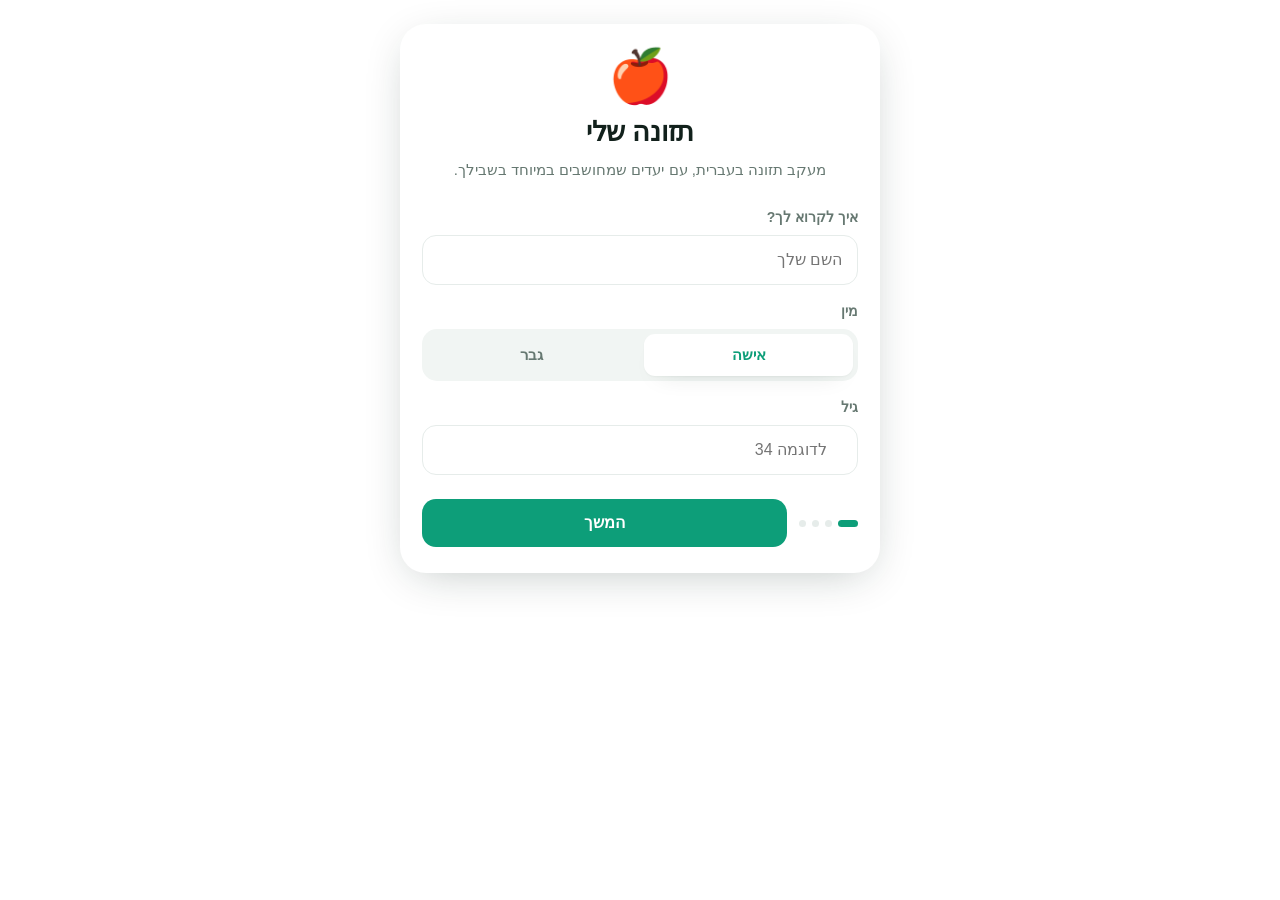
<file: index.html>
<!DOCTYPE html>
<html lang="he" dir="rtl">
<head>
<meta charset="utf-8">
<meta name="viewport" content="width=device-width, initial-scale=1, viewport-fit=cover, maximum-scale=5">
<title>תזונה שלי · מעקב תזונה חכם</title>
<meta name="description" content="אפליקציית מעקב תזונה בעברית — יומן אכילה, יעדים אישיים, תזכורות, טיפים והמלצות בריאות.">
<meta name="theme-color" content="#0fa47f" media="(prefers-color-scheme: light)">
<meta name="theme-color" content="#0f1614" media="(prefers-color-scheme: dark)">
<meta name="apple-mobile-web-app-capable" content="yes">
<meta name="mobile-web-app-capable" content="yes">
<meta name="apple-mobile-web-app-status-bar-style" content="default">
<meta name="apple-mobile-web-app-title" content="תזונה שלי">
<link rel="manifest" href="manifest.webmanifest">
<link rel="apple-touch-icon" href="icons/icon-180.png">
<link rel="icon" href="icons/icon-192.png">
<link rel="stylesheet" href="styles.css">
</head>
<body>

<!-- ══════════ מסך פתיחה / הקמת פרופיל ══════════ -->
<div id="onboard" class="onboard" hidden>
  <div class="ob-card">
    <div class="ob-head">
      <div class="ob-logo">🍎</div>
      <h1>תזונה שלי</h1>
      <p class="ob-sub">מעקב תזונה בעברית, עם יעדים שמחושבים במיוחד בשבילך.</p>
    </div>

    <div class="ob-step" data-step="1">
      <label class="fld"><span>איך לקרוא לך?</span>
        <input id="ob-name" type="text" dir="auto" placeholder="השם שלך" autocomplete="given-name"></label>
      <label class="fld"><span>מין</span>
        <div class="seg" id="ob-sex">
          <button type="button" data-v="f" class="on">אישה</button>
          <button type="button" data-v="m">גבר</button>
        </div></label>
      <label class="fld"><span>גיל</span>
        <input id="ob-age" type="number" inputmode="numeric" min="14" max="110" placeholder="לדוגמה 34"></label>
    </div>

    <div class="ob-step" data-step="2" hidden>
      <label class="fld"><span>גובה (ס"מ)</span>
        <input id="ob-height" type="number" inputmode="decimal" min="120" max="220" placeholder="לדוגמה 165"></label>
      <label class="fld"><span>משקל נוכחי (ק"ג)</span>
        <input id="ob-weight" type="number" inputmode="decimal" min="30" max="250" step="0.1" placeholder="לדוגמה 68"></label>
      <label class="fld"><span>רמת פעילות גופנית</span>
        <select id="ob-activity">
          <option value="1.2">יושבנית — כמעט ללא פעילות</option>
          <option value="1.375" selected>קלה — 1-3 אימונים בשבוע</option>
          <option value="1.55">בינונית — 3-5 אימונים בשבוע</option>
          <option value="1.725">גבוהה — 6-7 אימונים בשבוע</option>
          <option value="1.9">מאוד גבוהה — עבודה פיזית או ספורט יומי</option>
        </select></label>
    </div>

    <div class="ob-step" data-step="3" hidden>
      <label class="fld"><span>מה המטרה שלך?</span>
        <div class="seg vert" id="ob-goal">
          <button type="button" data-v="lose" class="on">ירידה במשקל</button>
          <button type="button" data-v="keep">שמירה על המשקל</button>
          <button type="button" data-v="gain">עלייה במשקל / מסה</button>
        </div></label>
      <label class="fld" id="ob-rate-wrap"><span>קצב מבוקש</span>
        <select id="ob-rate">
          <option value="0.25">עדין — 0.25 ק"ג בשבוע</option>
          <option value="0.5" selected>מומלץ — 0.5 ק"ג בשבוע</option>
          <option value="0.75">מהיר — 0.75 ק"ג בשבוע</option>
        </select></label>
      <label class="fld"><span>סגנון תזונה</span>
        <select id="ob-diet">
          <option value="all">הכול</option>
          <option value="veg">צמחוני</option>
          <option value="vegan">טבעוני</option>
          <option value="gf">ללא גלוטן</option>
        </select></label>
    </div>

    <div class="ob-step" data-step="4" hidden>
      <p class="fld-note">סימון של מצבים רלוונטיים יעזור לנו להתאים לך המלצות בדיקות וטיפים. הכול נשאר במכשיר שלך.</p>
      <div class="chips" id="ob-flags">
        <button type="button" data-v="pregnancy">בהריון / מתכננת</button>
        <button type="button" data-v="breastfeeding">מניקה</button>
        <button type="button" data-v="family_diabetes">סוכרת במשפחה</button>
        <button type="button" data-v="hypertension">לחץ דם גבוה</button>
        <button type="button" data-v="anemia">אנמיה / חוסר ברזל</button>
        <button type="button" data-v="thyroid">בלוטת התריס</button>
      </div>
      <div id="ob-preview" class="ob-preview"></div>
    </div>

    <div class="ob-nav">
      <button type="button" id="ob-back" class="btn ghost" hidden>חזרה</button>
      <div class="ob-dots"><i class="on"></i><i></i><i></i><i></i></div>
      <button type="button" id="ob-next" class="btn primary">המשך</button>
    </div>
  </div>
</div>

<!-- ══════════ האפליקציה ══════════ -->
<div id="app" hidden>
  <header class="topbar">
    <div class="tb-right">
      <div class="tb-title" id="tb-title">היום</div>
      <div class="tb-sub" id="tb-sub"></div>
    </div>
    <button class="tb-btn" id="btn-level" aria-label="הנקודות שלי"><span id="tb-level">1</span></button>
  </header>

  <main id="view" class="view"></main>

  <nav class="tabs" role="tablist">
    <button class="tab on" data-tab="today" role="tab"><span>🏠</span>היום</button>
    <button class="tab" data-tab="add" role="tab"><span>➕</span>הוספה</button>
    <button class="tab" data-tab="activity" role="tab"><span>🏃‍♀️</span>תנועה</button>
    <button class="tab" data-tab="menus" role="tab"><span>🍽️</span>תפריטים</button>
    <button class="tab" data-tab="me" role="tab"><span>👤</span>אני</button>
  </nav>
</div>

<!-- חלונית תחתונה כללית -->
<div id="sheet" class="sheet" hidden>
  <div class="sheet-back" data-close></div>
  <div class="sheet-card" role="dialog" aria-modal="true">
    <button class="sheet-grab" data-close aria-label="סגירה"></button>
    <div id="sheet-body"></div>
  </div>
</div>

<div id="toast" class="toast" hidden></div>
<div id="cheer" class="cheer" hidden></div>

<script src="data/foods-1.js"></script>
<script src="data/foods-2.js"></script>
<script src="data/foods-3.js"></script>
<script src="data/knowledge.js"></script>
<script src="data/art.js"></script>
<script src="activity.js"></script>
<script src="builder.js"></script>
<script src="app.js"></script>
</body>
</html>
</file>
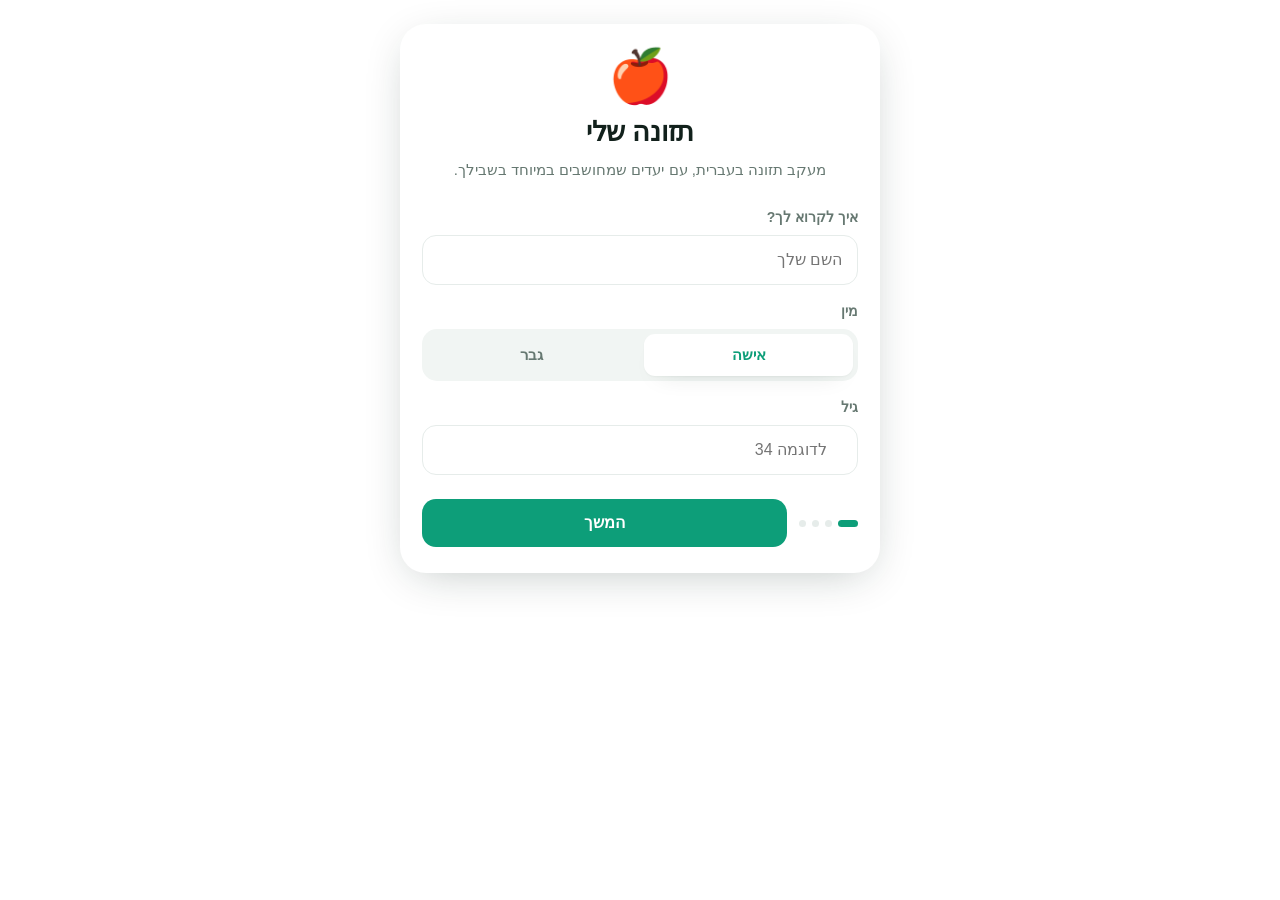
<file: nutrition/index.html>
<!DOCTYPE html>
<html lang="he" dir="rtl">
<head>
<meta charset="utf-8">
<title>תזונה שלי — עברנו לכתובת חדשה</title>
<meta http-equiv="refresh" content="0; url=../">
<link rel="canonical" href="../">
</head>
<body style="font-family:system-ui,sans-serif;text-align:center;padding:40px">
<p>האפליקציה עברה לכתובת קצרה יותר.</p>
<p><a href="../">מעבר לאפליקציה</a></p>
<script>location.replace('../');</script>
</body>
</html>
</file>
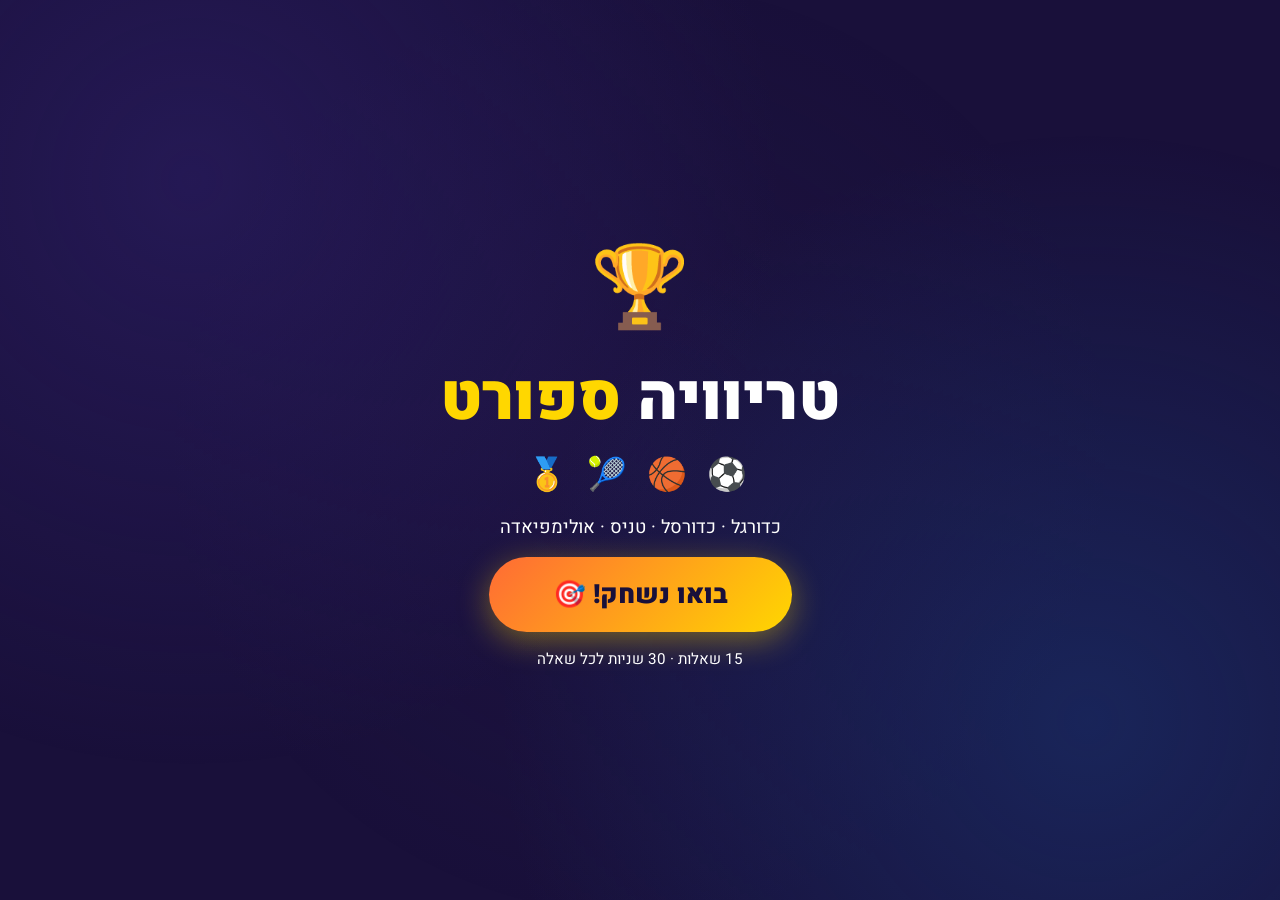
<file: trivia/index.html>
<!DOCTYPE html>
<html lang="he" dir="rtl">
<head>
<meta charset="UTF-8">
<meta name="viewport" content="width=device-width, initial-scale=1.0">
<title>טריוויה ספורט 🏆</title>
<link href="https://fonts.googleapis.com/css2?family=Heebo:wght@400;700;900&display=swap" rel="stylesheet">
<style>
  :root {
    --red: #e21b3c; --blue: #1368ce; --yellow: #d89e00; --green: #26890c;
    --bg: #19103a; --card: #2a1f5a; --text: #ffffff; --timer-color: #46d3a0;
  }
  * { margin:0; padding:0; box-sizing:border-box; }
  body {
    font-family: 'Heebo', sans-serif;
    background: var(--bg); color: var(--text);
    min-height: 100vh; display: flex; flex-direction: column;
    align-items: center; justify-content: center;
    overflow-x: hidden; position: relative;
  }
  body::before {
    content:''; position:fixed; inset:0;
    background-image:
      radial-gradient(circle at 15% 20%, #3d2b8a55 0%, transparent 45%),
      radial-gradient(circle at 85% 80%, #1a4f9955 0%, transparent 45%),
      radial-gradient(circle at 50% 50%, #2a1f5a33 0%, transparent 60%);
    pointer-events:none; z-index:0;
  }
  .container {
    position:relative; z-index:1; width:100%; max-width:920px;
    padding:20px; display:flex; flex-direction:column; align-items:center; gap:16px;
  }
  .screen { display:none; width:100%; }
  .screen.active { display:flex; flex-direction:column; align-items:center; gap:16px; }
  .trophy-anim { font-size:5rem; animation:float 2.5s ease-in-out infinite; }
  .logo { font-size:clamp(2.4rem,6vw,4rem); font-weight:900; text-align:center; animation:popIn .7s cubic-bezier(.34,1.56,.64,1) both; line-height:1.1; }
  .logo span { color:#ffd700; }
  .sport-icons { font-size:2rem; letter-spacing:6px; animation:popIn .6s .2s both; }
  .subtitle { opacity:.75; font-size:1.15rem; text-align:center; animation:popIn .6s .3s both; }
  .start-btn {
    background:linear-gradient(135deg,#ff6b35,#ffd700); color:#19103a; border:none;
    padding:18px 64px; font-size:1.65rem; font-weight:900; border-radius:60px;
    cursor:pointer; font-family:'Heebo',sans-serif; box-shadow:0 8px 32px #ffd70066;
    transition:transform .15s,box-shadow .15s; animation:popIn .6s .4s cubic-bezier(.34,1.56,.64,1) both;
  }
  .start-btn:hover { transform:scale(1.07); box-shadow:0 14px 44px #ffd70099; }
  .start-btn:active { transform:scale(.97); }
  .meta-info { opacity:.55; font-size:.95rem; animation:popIn .5s .5s both; }
  .progress-bar-wrap { width:100%; background:#ffffff20; border-radius:10px; height:8px; overflow:hidden; }
  .progress-bar { height:100%; background:linear-gradient(90deg,#ffd700,#ff6b35); border-radius:10px; transition:width .5s ease; }
  .top-bar { display:flex; justify-content:space-between; align-items:center; width:100%; }
  .q-counter { font-size:.95rem; font-weight:700; opacity:.7; }
  .score-display { font-size:.95rem; font-weight:700; background:#ffffff18; padding:6px 16px; border-radius:20px; }
  .score-display span { color:#ffd700; font-size:1.1rem; }
  .category-badge { font-size:.85rem; font-weight:700; background:#ffffff18; padding:5px 14px; border-radius:20px; opacity:.8; }
  .timer-ring-container { position:relative; width:80px; height:80px; }
  .timer-ring-container svg { transform:rotate(-90deg); }
  .timer-ring-bg { fill:none; stroke:#ffffff25; stroke-width:8; }
  .timer-ring-fg { fill:none; stroke:var(--timer-color); stroke-width:8; stroke-linecap:round; stroke-dasharray:220; stroke-dashoffset:0; transition:stroke-dashoffset 1s linear,stroke .4s; }
  .timer-number { position:absolute; inset:0; display:flex; align-items:center; justify-content:center; font-size:1.65rem; font-weight:900; color:var(--timer-color); transition:color .4s; }
  .question-card {
    background:var(--card); border-radius:20px; padding:28px 36px; width:100%;
    text-align:center; font-size:clamp(1.1rem,2.5vw,1.45rem); font-weight:700;
    line-height:1.55; box-shadow:0 10px 40px #00000055; min-height:90px;
    display:flex; align-items:center; justify-content:center;
    animation:slideDown .45s cubic-bezier(.34,1.3,.64,1) both;
    position:relative; overflow:hidden;
  }
  .question-card::before {
    content:''; position:absolute; top:0; left:0; right:0; height:4px;
    background:linear-gradient(90deg,#ffd700,#ff6b35,#e21b3c,#1368ce,#26890c);
  }
  .answers-grid { display:grid; grid-template-columns:1fr 1fr; gap:14px; width:100%; animation:slideUp .45s .1s cubic-bezier(.34,1.3,.64,1) both; }
  .answer-btn {
    border:none; border-radius:16px; padding:18px 20px;
    font-size:clamp(.95rem,2vw,1.15rem); font-weight:700; font-family:'Heebo',sans-serif;
    cursor:pointer; color:#fff; text-align:right;
    transition:transform .12s,filter .12s,box-shadow .12s;
    display:flex; align-items:center; gap:10px; line-height:1.35;
    box-shadow:0 6px 22px #00000044; position:relative; overflow:hidden;
  }
  .answer-btn:hover:not(:disabled) { transform:translateY(-3px) scale(1.02); box-shadow:0 12px 32px #00000066; }
  .answer-btn:active:not(:disabled) { transform:scale(.97); }
  .answer-btn:disabled { cursor:default; }
  .answer-btn.a { background:linear-gradient(135deg,#e21b3c,#b01530); }
  .answer-btn.b { background:linear-gradient(135deg,#1368ce,#0c52a8); }
  .answer-btn.c { background:linear-gradient(135deg,#d89e00,#a87900); }
  .answer-btn.d { background:linear-gradient(135deg,#26890c,#1b6409); }
  .answer-btn .shape { font-size:1.25rem; min-width:28px; text-align:center; }
  .answer-btn.correct { animation:correctPulse .5s ease; filter:brightness(1.25); box-shadow:0 0 35px #46d3a099; }
  .answer-btn.wrong { opacity:.32; transform:scale(.96); }
  .answer-btn.reveal-correct { filter:brightness(1.3); box-shadow:0 0 40px #46d3a0bb; animation:correctPulse .6s ease; }
  .feedback-overlay { position:fixed; inset:0; display:none; align-items:center; justify-content:center; z-index:100; pointer-events:none; }
  .feedback-overlay.show { display:flex; }
  .feedback-badge { font-size:6rem; animation:popIn .4s cubic-bezier(.34,1.56,.64,1) both; filter:drop-shadow(0 0 24px #ffd70099); }
  .points-popup { position:fixed; top:28%; left:50%; transform:translateX(-50%); font-size:2.6rem; font-weight:900; color:#ffd700; text-shadow:0 0 20px #ffd70099; display:none; z-index:110; pointer-events:none; }
  .points-popup.show { display:block; animation:floatUp 1.3s ease forwards; }
  .results-title { font-size:clamp(1.9rem,5vw,3rem); font-weight:900; text-align:center; animation:popIn .5s cubic-bezier(.34,1.56,.64,1) both; }
  .results-title span { color:#ffd700; }
  .final-score-wrap { background:var(--card); border-radius:24px; padding:36px 60px; text-align:center; box-shadow:0 10px 40px #00000055; animation:popIn .5s .2s cubic-bezier(.34,1.56,.64,1) both; border:2px solid #ffd70033; }
  .final-score-label { font-size:1rem; opacity:.65; margin-bottom:6px; }
  .final-score-number { font-size:4.5rem; font-weight:900; color:#ffd700; line-height:1; }
  .final-score-out-of { font-size:1.05rem; opacity:.6; margin-top:8px; }
  .stars-row { font-size:2.4rem; margin-top:12px; letter-spacing:5px; }
  .result-message { font-size:1.2rem; font-weight:700; opacity:.9; text-align:center; animation:popIn .5s .55s both; }
  .review-header { font-weight:700; opacity:.65; align-self:flex-start; font-size:.95rem; }
  .review-list { width:100%; display:flex; flex-direction:column; gap:9px; max-height:280px; overflow-y:auto; padding-left:4px; }
  .review-item { background:var(--card); border-radius:12px; padding:11px 16px; display:flex; gap:12px; align-items:flex-start; border-right:4px solid transparent; font-size:.9rem; }
  .review-item.ok { border-right-color:var(--green); }
  .review-item.miss { border-right-color:var(--red); }
  .review-icon { font-size:1.1rem; min-width:22px; }
  .review-q { font-weight:700; flex:1; line-height:1.4; }
  .review-ans { opacity:.65; font-size:.82rem; margin-top:3px; }
  .play-again-btn {
    background:linear-gradient(135deg,#ff6b35,#ffd700); color:#19103a; border:none;
    padding:16px 52px; font-size:1.4rem; font-weight:900; border-radius:60px;
    cursor:pointer; font-family:'Heebo',sans-serif; box-shadow:0 8px 30px #ffd70055;
    transition:transform .15s; animation:popIn .5s .65s cubic-bezier(.34,1.56,.64,1) both;
  }
  .play-again-btn:hover { transform:scale(1.07); }
  .confetti-piece { position:fixed; width:10px; height:10px; top:-20px; border-radius:2px; animation:confettiFall linear forwards; z-index:200; pointer-events:none; }
  @keyframes popIn { 0%{transform:scale(.4);opacity:0} 100%{transform:scale(1);opacity:1} }
  @keyframes float { 0%,100%{transform:translateY(0)} 50%{transform:translateY(-14px)} }
  @keyframes slideDown { from{transform:translateY(-28px);opacity:0} to{transform:translateY(0);opacity:1} }
  @keyframes slideUp { from{transform:translateY(28px);opacity:0} to{transform:translateY(0);opacity:1} }
  @keyframes correctPulse { 0%{transform:scale(1)} 40%{transform:scale(1.07)} 100%{transform:scale(1)} }
  @keyframes floatUp { 0%{transform:translateX(-50%) translateY(0);opacity:1} 100%{transform:translateX(-50%) translateY(-90px);opacity:0} }
  @keyframes confettiFall { 0%{transform:translateY(0) rotate(0deg);opacity:1} 100%{transform:translateY(110vh) rotate(720deg);opacity:0} }
  .review-list::-webkit-scrollbar{width:6px} .review-list::-webkit-scrollbar-track{background:#ffffff10;border-radius:10px} .review-list::-webkit-scrollbar-thumb{background:#ffffff30;border-radius:10px}
  @media(max-width:520px){.answers-grid{grid-template-columns:1fr}.final-score-wrap{padding:28px 28px}}

  /* pause button */
  .pause-btn {
    position:fixed; bottom:22px; left:22px; z-index:50;
    background:#ffffff18; border:2px solid #ffffff30; color:#fff;
    width:52px; height:52px; border-radius:50%; font-size:1.4rem;
    cursor:pointer; display:none; align-items:center; justify-content:center;
    backdrop-filter:blur(8px); transition:background .2s,transform .15s;
  }
  .pause-btn:hover { background:#ffffff30; transform:scale(1.1); }
  .pause-btn.visible { display:flex; }

  /* pause overlay */
  .pause-overlay {
    position:fixed; inset:0; background:#19103acc; backdrop-filter:blur(10px);
    z-index:80; display:none; flex-direction:column;
    align-items:center; justify-content:center; gap:20px;
  }
  .pause-overlay.show { display:flex; }
  .pause-title { font-size:3rem; font-weight:900; }
  .pause-sub { opacity:.65; font-size:1rem; }
  .resume-btn {
    background:linear-gradient(135deg,#ff6b35,#ffd700); color:#19103a; border:none;
    padding:16px 52px; font-size:1.35rem; font-weight:900; border-radius:60px;
    cursor:pointer; font-family:'Heebo',sans-serif; box-shadow:0 8px 30px #ffd70055;
    transition:transform .15s;
  }
  .resume-btn:hover { transform:scale(1.07); }

  /* mid-game leaderboard */
  .mid-leaderboard {
    position:fixed; inset:0; background:#19103aee; backdrop-filter:blur(12px);
    z-index:90; display:none; flex-direction:column;
    align-items:center; justify-content:center; gap:16px; padding:24px;
  }
  .mid-leaderboard.show { display:flex; animation:popIn .4s cubic-bezier(.34,1.3,.64,1) both; }
  .mid-lb-title { font-size:1.8rem; font-weight:900; }
  .mid-lb-title span { color:#ffd700; }
  .mid-lb-list { width:100%; max-width:500px; display:flex; flex-direction:column; gap:9px; max-height:55vh; overflow-y:auto; }
  .mid-lb-continue {
    background:linear-gradient(135deg,#26890c,#46d3a0); color:#fff; border:none;
    padding:14px 44px; font-size:1.2rem; font-weight:900; border-radius:60px;
    cursor:pointer; font-family:'Heebo',sans-serif; box-shadow:0 6px 24px #46d3a055;
    transition:transform .15s; margin-top:4px;
  }
  .mid-lb-continue:hover { transform:scale(1.07); }
</style>
</head>
<body>
<div class="container">
  <div class="screen active" id="intro-screen">
    <div class="trophy-anim">🏆</div>
    <div class="logo">טריוויה <span>ספורט</span></div>
    <div class="sport-icons">⚽ 🏀 🎾 🥇</div>
    <div class="subtitle">כדורגל · כדורסל · טניס · אולימפיאדה</div>
    <button class="start-btn" onclick="startGame()">בואו נשחק! 🎯</button>
    <div class="meta-info">15 שאלות · 30 שניות לכל שאלה</div>
  </div>
  <div class="screen" id="game-screen">
    <div class="progress-bar-wrap"><div class="progress-bar" id="progress-bar" style="width:0%"></div></div>
    <div class="top-bar">
      <div class="q-counter" id="q-counter">שאלה 1 מתוך 15</div>
      <div class="score-display">ניקוד: <span id="score-display">0</span></div>
    </div>
    <div class="timer-ring-container">
      <svg viewBox="0 0 80 80" width="80" height="80">
        <circle class="timer-ring-bg" cx="40" cy="40" r="35"/>
        <circle class="timer-ring-fg" id="timer-ring" cx="40" cy="40" r="35"/>
      </svg>
      <div class="timer-number" id="timer-number">30</div>
    </div>
    <div class="category-badge" id="category-badge">⚽ כדורגל</div>
    <div class="question-card" id="question-text">...</div>
    <div class="answers-grid" id="answers-grid"></div>
  </div>
  <!-- מסך הכנסת שם -->
  <div class="screen" id="name-screen">
    <div class="trophy-anim">✍️</div>
    <div class="logo" style="font-size:2rem">מה <span>שמך?</span></div>
    <div class="subtitle">השם יופיע בלוח התוצאות</div>
    <input type="text" id="player-name-input" placeholder="הכנס את שמך..." maxlength="20"
      style="font-family:'Heebo',sans-serif;font-size:1.4rem;font-weight:700;padding:16px 28px;border-radius:60px;border:3px solid #ffd70066;background:#2a1f5a;color:#fff;text-align:center;width:100%;max-width:360px;outline:none;direction:rtl;transition:border-color .2s;"
      onkeydown="if(event.key==='Enter')submitName()" onfocus="this.style.borderColor='#ffd700'" onblur="this.style.borderColor='#ffd70066'">
    <button class="start-btn" onclick="submitName()">בואו נתחיל! 🚀</button>
    <div style="display:flex;gap:10px;align-items:center;opacity:.6;font-size:.9rem;cursor:pointer;" onclick="showLeaderboard()">🏆 צפה בלוח התוצאות</div>
  </div>

  <!-- מסך תוצאות אישיות -->
  <div class="screen" id="results-screen">
    <div class="results-title">🎉 סיימת! <span>כל הכבוד</span></div>
    <div class="final-score-wrap">
      <div class="final-score-label">הניקוד הסופי שלך</div>
      <div class="final-score-number" id="final-score">0</div>
      <div class="final-score-out-of" id="final-correct"></div>
      <div class="stars-row" id="stars-row"></div>
    </div>
    <div class="result-message" id="result-message"></div>
    <div class="review-header">📋 סיכום השאלות:</div>
    <div class="review-list" id="review-list"></div>
    <div style="display:flex;gap:12px;flex-wrap:wrap;justify-content:center;margin-top:4px;">
      <button class="play-again-btn" onclick="resetGame()">🔁 שחק שוב</button>
      <button class="play-again-btn" style="background:linear-gradient(135deg,#1368ce,#46d3a0);" onclick="showLeaderboard()">🏆 לוח תוצאות</button>
    </div>
  </div>

  <!-- מסך לוח תוצאות -->
  <div class="screen" id="leaderboard-screen">
    <div class="logo" style="font-size:2.2rem">🏆 לוח <span>תוצאות</span></div>
    <div id="leaderboard-content" style="width:100%"></div>
    <div style="display:flex;gap:12px;flex-wrap:wrap;justify-content:center;">
      <button class="play-again-btn" onclick="resetGame()">🔁 שחק שוב</button>
      <button class="play-again-btn" style="background:linear-gradient(135deg,#e21b3c,#ff6b35);font-size:1rem;padding:12px 28px;" onclick="clearLeaderboard()">🗑️ נקה לוח</button>
    </div>
  </div>
</div>
<!-- כפתור השהייה -->
<button class="pause-btn" id="pause-btn" onclick="togglePause()" title="השהה">⏸</button>

<!-- מסך השהייה -->
<div class="pause-overlay" id="pause-overlay">
  <div class="pause-title">⏸ הפסקה</div>
  <div class="pause-sub">המשחק מושהה — הטיימר לא רץ</div>
  <button class="resume-btn" onclick="togglePause()">▶ המשך משחק</button>
</div>

<!-- מובילים אמצע משחק -->
<div class="mid-leaderboard" id="mid-leaderboard">
  <div class="mid-lb-title">🏆 מובילים <span>כרגע</span></div>
  <div class="mid-lb-list" id="mid-lb-list"><div style="text-align:center;padding:20px;opacity:.5;">⏳ טוען...</div></div>
  <button class="mid-lb-continue" onclick="closeMidLeaderboard()">▶ המשך משחק</button>
</div>

<div class="feedback-overlay" id="feedback-overlay"><div class="feedback-badge" id="feedback-badge">✅</div></div>
<div class="points-popup" id="points-popup">+100</div>
<script>
const QUESTIONS = [
  // ⚽ כדורגל
  {
    q: "האם שוער כדורגל רשאי להבקיע גול ישירות מבעיטת שוער?",
    answers: ["כן, מותר לחלוטין", "לא, אסור לפי חוקי FIFA", "מותר רק בהארכות", "מותר רק אם הגיע לחצי המגרש"],
    correct: 0,
    cat: "⚽ כדורגל"
  },
  {
    q: "מה קורה אם שוער תופס בידיו כדור שנבעט אליו בכוונה על ידי שחקן קבוצתו?",
    answers: ["כרטיס צהוב לשוער", "פנדל ליריב", "בעיטה חופשית עקיפה ליריב", "המשחק ממשיך"],
    correct: 2,
    cat: "⚽ כדורגל"
  },
  {
    q: "מי זכה בגביע העולם בכדורגל ב-2022 בקטאר?",
    answers: ["ברזיל", "צרפת", "ארגנטינה", "גרמניה"],
    correct: 2,
    cat: "⚽ כדורגל"
  },
  {
    q: "מתי שחקן נמצא במצב נבדל (אופסייד) בכדורגל?",
    answers: ["כשהוא בחצי המגרש שלו", "כשפחות משני שחקני יריב בינו לבין קו השער ברגע המסירה", "כשהוא מאחורי השוער", "בכל עמדה קרובה לשוער"],
    correct: 1,
    cat: "⚽ כדורגל"
  },
  {
    q: "מה שם העונש הניתן כאשר שחקן נוגע בכדור בידו בתוך רחבת העונשין?",
    answers: ["קרנר", "פנדל", "אאוט", "כרטיס צהוב"],
    correct: 1,
    cat: "⚽ כדורגל"
  },
  // 🏀 כדורסל
  {
    q: "כמה נקודות שווה קליעה מעבר לקו שלוש הנקודות בכדורסל?",
    answers: ["1", "2", "3", "4"],
    correct: 2,
    cat: "🏀 כדורסל"
  },
  {
    q: "מה הגובה הרשמי של הסל בכדורסל?",
    answers: ["2.85 מטר", "3.05 מטר", "3.20 מטר", "2.70 מטר"],
    correct: 1,
    cat: "🏀 כדורסל"
  },
  {
    q: "בכדורסל, כמה צעדים מותר לשחקן לצעוד עם הכדור ללא כדרור לפני שנפסקת עבירת צעדים?",
    answers: ["צעד אחד", "שני צעדים", "שלושה צעדים", "ארבעה צעדים"],
    correct: 1,
    cat: "🏀 כדורסל"
  },
  {
    q: "לאיזו קבוצה ב-NBA שייך כוכב הכדורסל סטפן קארי?",
    answers: ["Los Angeles Lakers", "Boston Celtics", "Golden State Warriors", "Chicago Bulls"],
    correct: 2,
    cat: "🏀 כדורסל"
  },
  {
    q: "מה קורה לשחקן כדורסל שצבר 6 עבירות אישיות ב-NBA?",
    answers: ["הוא מקבל כרטיס אדום", "הוא יוצא מהמשחק ואינו יכול לחזור", "הוא מושעה לדקה", "הקבוצה מפסידה נקודה"],
    correct: 1,
    cat: "🏀 כדורסל"
  },
  // 🎾 טניס
  {
    q: "ארבעת טורניירי הגרנד סלאם בטניס משחקים על ארבעה סוגי מגרש שונים — איזה מהם נכון?",
    answers: ["וימבלדון על קשה, US Open על דשא", "רולאן גרוס על חימר, וימבלדון על דשא", "אוסטרליאן אופן על חימר, US Open על דשא", "כולם על קשה"],
    correct: 1,
    cat: "🎾 טניס"
  },
  {
    q: "מה פירוש הניקוד דיוס (Deuce) בטניס?",
    answers: ["40-40 שוויון", "יתרון לשחקן המגיש", "שירות כפול", "ניצחון בסט"],
    correct: 0,
    cat: "🎾 טניס"
  },
  {
    q: "בטניס, כמה הגשות כשרות יש לשחקן בכל נקודה?",
    answers: ["אחת", "שתיים", "שלוש", "ארבע"],
    correct: 1,
    cat: "🎾 טניס"
  },
  // 🥇 אולימפיאדה
  {
    q: "באיזו עיר נערכה אולימפיאדת הקיץ 2024?",
    answers: ["לוס אנג'לס", "טוקיו", "פריז", "ברלין"],
    correct: 2,
    cat: "🥇 אולימפיאדה"
  },
  {
    q: "מי שחקן הכדורסל שכינויו Black Mamba וזכה ב-5 אליפויות NBA?",
    answers: ["מייקל ג'ורדן", "שאקיל אוניל", "קובי בראיינט", "לברון ג'יימס"],
    correct: 2,
    cat: "🏀 כדורסל"
  }
];

const SHAPES=["▲","◆","●","■"];
const TOTAL=QUESTIONS.length, TIME_PER_Q=30;
const SHEET_URL='https://script.google.com/macros/s/AKfycbxL28Na9Z-g9HktOmZowFz36GHH_I6NZU9HpMI7MJWggYOqRJ9LuLbafoJFO5w0uRxH/exec';
let currentQ=0,score=0,correctCount=0,timer=null,timeLeft=TIME_PER_Q,answered=false,reviewData=[],shuffledQuestions=[],playerName='',isPaused=false;
const MID_LB_EVERY=1; // הצג מובילים כל שאלה

// ── Google Sheets helpers ──
async function saveScore(name,sc,correct){
  try{
    await fetch(SHEET_URL,{
      method:'POST', mode:'no-cors',
      headers:{'Content-Type':'application/json'},
      body:JSON.stringify({name,score:sc,correct,total:TOTAL})
    });
  } catch(e){ console.warn('שגיאה בשמירה:',e); }
}

async function loadScores(){
  try{
    const res=await fetch(SHEET_URL+'?nocache='+Date.now());
    const data=await res.json();
    return Array.isArray(data)?data.sort((a,b)=>b.score-a.score):[];
  } catch(e){ return []; }
}

// ── Game flow ──
function shuffleQ(arr){
  return arr.map(q=>{
    const idx=[0,1,2,3];
    for(let i=3;i>0;i--){const j=Math.floor(Math.random()*(i+1));[idx[i],idx[j]]=[idx[j],idx[i]];}
    return{...q,_ans:idx.map(i=>q.answers[i]),_cor:idx.indexOf(q.correct)};
  }).sort(()=>Math.random()-.5);
}

function startGame(){
  showScreen('name-screen');
  setTimeout(()=>document.getElementById('player-name-input').focus(),400);
}

function submitName(){
  const val=document.getElementById('player-name-input').value.trim();
  if(!val){
    document.getElementById('player-name-input').style.borderColor='#e21b3c';
    document.getElementById('player-name-input').placeholder='חובה להכניס שם!';
    return;
  }
  playerName=val;
  shuffledQuestions=shuffleQ(QUESTIONS);
  currentQ=0;score=0;correctCount=0;reviewData=[];
  showScreen('game-screen');
  loadQuestion();
}

function showScreen(id){document.querySelectorAll('.screen').forEach(s=>s.classList.remove('active'));document.getElementById(id).classList.add('active');}

function loadQuestion(){
  answered=false;const q=shuffledQuestions[currentQ];
  document.getElementById('progress-bar').style.width=(currentQ/TOTAL*100)+'%';
  document.getElementById('q-counter').textContent='שאלה '+(currentQ+1)+' מתוך '+TOTAL;
  document.getElementById('score-display').textContent=score.toLocaleString();
  document.getElementById('category-badge').textContent=q.cat;
  document.getElementById('question-text').textContent=q.q;
  const grid=document.getElementById('answers-grid');grid.innerHTML='';
  ['a','b','c','d'].forEach((cls,i)=>{
    const btn=document.createElement('button');
    btn.className='answer-btn '+cls;
    btn.innerHTML='<span class="shape">'+SHAPES[i]+'</span>'+q._ans[i];
    btn.onclick=()=>selectAnswer(i,q._cor,q.q,q._ans);
    grid.appendChild(btn);
  });
  ['question-text','answers-grid'].forEach(id=>{const el=document.getElementById(id);el.style.animation='none';void el.offsetWidth;el.style.animation='';});
  startTimer();
}

function startTimer(){
  clearInterval(timer);timeLeft=TIME_PER_Q;isPaused=false;updateTimerUI();
  document.getElementById('pause-btn').classList.add('visible');
  timer=setInterval(()=>{if(!isPaused){timeLeft--;updateTimerUI();if(timeLeft<=0){clearInterval(timer);timeOut();}}},1000);
}

function togglePause(){
  isPaused=!isPaused;
  const btn=document.getElementById('pause-btn');
  const overlay=document.getElementById('pause-overlay');
  if(isPaused){
    btn.textContent='▶';
    overlay.classList.add('show');
  } else {
    btn.textContent='⏸';
    overlay.classList.remove('show');
  }
}

function updateTimerUI(){
  const el=document.getElementById('timer-number'),ring=document.getElementById('timer-ring');
  el.textContent=timeLeft;
  ring.style.strokeDashoffset=220*(1-timeLeft/TIME_PER_Q);
  if(timeLeft<=5){el.style.color='#ff6b35';ring.style.stroke='#ff6b35';}
  else if(timeLeft<=10){el.style.color='#ffd700';ring.style.stroke='#ffd700';}
  else{el.style.color='var(--timer-color)';ring.style.stroke='var(--timer-color)';}
}

function selectAnswer(chosen,correct,qText,answers){
  if(answered)return;answered=true;clearInterval(timer);
  const btns=document.querySelectorAll('.answer-btn');btns.forEach(b=>b.disabled=true);
  const ok=chosen===correct;
  if(ok){
    btns[chosen].classList.add('correct');
    const pts=Math.max(500,Math.round(500+(timeLeft/TIME_PER_Q)*500));
    score+=pts;correctCount++;showFeedback('✅');showPoints('+'+pts);
    reviewData.push({q:qText,ok:true,ans:'✅ '+answers[correct]});
  } else {
    btns[chosen].classList.add('wrong');btns[correct].classList.add('reveal-correct');
    showFeedback('❌');
    reviewData.push({q:qText,ok:false,ans:'❌ בחרת: '+answers[chosen]+' · נכון: '+answers[correct]});
  }
  document.getElementById('score-display').textContent=score.toLocaleString();
  setTimeout(()=>{
    hideFeedback();
    currentQ++;
    if(currentQ>=TOTAL){ showResults(); }
    else { showMidLeaderboard(); }
  },1800);
}

function timeOut(){
  if(answered)return;answered=true;
  const q=shuffledQuestions[currentQ];
  const btns=document.querySelectorAll('.answer-btn');btns.forEach(b=>b.disabled=true);
  btns[q._cor].classList.add('reveal-correct');showFeedback('⏰');
  reviewData.push({q:q.q,ok:false,ans:'⏰ פג הזמן · נכון: '+q._ans[q._cor]});
  setTimeout(()=>{
    hideFeedback();
    currentQ++;
    if(currentQ>=TOTAL){ showResults(); }
    else { showMidLeaderboard(); }
  },1800);
}

function showFeedback(e){document.getElementById('feedback-badge').textContent=e;document.getElementById('feedback-overlay').classList.add('show');}
function hideFeedback(){document.getElementById('feedback-overlay').classList.remove('show');}
function showPoints(t){const el=document.getElementById('points-popup');el.textContent=t;el.classList.remove('show');void el.offsetWidth;el.classList.add('show');}


// ── Mid-game leaderboard ──
async function showMidLeaderboard(){
  clearInterval(timer);
  document.getElementById('pause-btn').classList.remove('visible');
  const el=document.getElementById('mid-leaderboard');
  el.classList.add('show');
  const list=document.getElementById('mid-lb-list');
  list.innerHTML='<div style="text-align:center;padding:20px;opacity:.5;">⏳ טוען...</div>';
  const scores=await loadScores();
  const medals=['🥇','🥈','🥉'];
  if(!scores.length){
    list.innerHTML='<div style="text-align:center;padding:20px;opacity:.5;">עדיין אין נתונים</div>';
    return;
  }
  const myRank=scores.findIndex(s=>s.name===playerName)+1;
  let innerHtml='';
  scores.slice(0,10).forEach((s,i)=>{
    const isMe=s.name===playerName;
    innerHtml+=`<div style="
      background:${isMe?'linear-gradient(135deg,#ffd70033,#ff6b3522)':'#2a1f5a'};
      border:2px solid ${isMe?'#ffd700':'transparent'};
      border-radius:12px;padding:12px 18px;
      display:flex;align-items:center;gap:12px;
      animation:slideUp .3s ${i*.04}s both;
    ">
      <div style="font-size:1.4rem;min-width:32px;text-align:center;">${medals[i]||'<span style="font-size:.9rem;opacity:.6;">#'+(i+1)+'</span>'}</div>
      <div style="flex:1;font-weight:700;${isMe?'color:#ffd700':''}">${s.name}${isMe?' 👈':''}</div>
      <div style="font-weight:900;color:#ffd700;">${Number(s.score).toLocaleString()}</div>
    </div>`;
  });
  if(myRank>10) innerHtml+=`<div style="text-align:center;opacity:.6;font-size:.85rem;padding:8px;">הדירוג שלך: מקום ${myRank}</div>`;
  list.innerHTML=innerHtml;
}

function closeMidLeaderboard(){
  document.getElementById('mid-leaderboard').classList.remove('show');
  document.getElementById('pause-btn').classList.add('visible');
  loadQuestion();
}

async function showResults(){
  document.getElementById('pause-btn').classList.remove('visible');
  await saveScore(playerName,score,correctCount);
  showScreen('results-screen');
  document.getElementById('final-score').textContent=score.toLocaleString();
  document.getElementById('final-correct').textContent=correctCount+' מתוך '+TOTAL+' תשובות נכונות';
  const r=correctCount/TOTAL;let stars,msg;
  if(r>=.93){stars='⭐⭐⭐⭐⭐';msg='🏆 תוצאה מושלמת! אלוף ספורט אמיתי!';}
  else if(r>=.7){stars='⭐⭐⭐⭐';msg='🎉 מצוין! כמעט מושלם!';}
  else if(r>=.5){stars='⭐⭐⭐';msg='👏 יפה מאוד! עוד קצת ותגיע לפסגה!';}
  else if(r>=.3){stars='⭐⭐';msg='💪 כדאי לתרגל — אתה בדרך הנכונה!';}
  else{stars='⭐';msg='📚 קדימה לתרגל ולנסות שוב!';}
  document.getElementById('stars-row').textContent=stars;
  document.getElementById('result-message').textContent=msg;
  const list=document.getElementById('review-list');list.innerHTML='';
  reviewData.forEach((item,i)=>{
    const d=document.createElement('div');d.className='review-item '+(item.ok?'ok':'miss');
    d.style.animationDelay=(i*.04)+'s';
    d.innerHTML='<div class="review-icon">'+(item.ok?'✅':'❌')+'</div><div><div class="review-q">'+item.q+'</div><div class="review-ans">'+item.ans+'</div></div>';
    list.appendChild(d);
  });
  if(r>=.6)launchConfetti();
}

// ── Leaderboard ──
function showLeaderboard(){
  showScreen('leaderboard-screen');
  renderLeaderboard();
}

async function renderLeaderboard(){
  const container=document.getElementById('leaderboard-content');
  container.innerHTML='<div style="text-align:center;padding:40px;font-size:1.1rem;opacity:.6;">⏳ טוען תוצאות...</div>';
  const scores=await loadScores();
  const medals=['🥇','🥈','🥉'];

  if(!scores.length){
    container.innerHTML='<div style="text-align:center;opacity:.5;padding:40px;font-size:1.1rem;">עדיין אין משתתפים 🤷</div>';
    return;
  }

  const myRank=scores.findIndex(s=>s.name===playerName)+1;
  let html='<div style="display:flex;flex-direction:column;gap:10px;width:100%;margin-bottom:16px;max-height:400px;overflow-y:auto;">';
  scores.forEach((s,i)=>{
    const isMe=s.name===playerName;
    const rank=i+1;
    const pct=Math.round((s.correct/s.total||s.correct/TOTAL)*100);
    html+=`
      <div style="
        background:${isMe?'linear-gradient(135deg,#ffd70033,#ff6b3522)':'var(--card)'};
        border:2px solid ${isMe?'#ffd700':'transparent'};
        border-radius:14px;padding:14px 20px;
        display:flex;align-items:center;gap:14px;
        animation:slideUp .3s ${i*.05}s both;
      ">
        <div style="font-size:1.6rem;min-width:36px;text-align:center;">${medals[i]||'<span style="font-size:1rem;opacity:.6;">#'+rank+'</span>'}</div>
        <div style="flex:1;">
          <div style="font-weight:900;font-size:1.05rem;${isMe?'color:#ffd700':''}">${s.name}${isMe?' 👈':''}</div>
          <div style="font-size:.8rem;opacity:.6;margin-top:2px;">${s.correct}/${s.total||TOTAL} נכון · ${pct}%</div>
        </div>
        <div style="font-size:1.4rem;font-weight:900;color:#ffd700;">${Number(s.score).toLocaleString()}</div>
      </div>`;
  });
  html+='</div>';
  if(myRank>0){
    html+=`<div style="text-align:center;opacity:.65;font-size:.9rem;margin-bottom:8px;">הדירוג שלך: מקום ${myRank} מתוך ${scores.length} משתתפים</div>`;
  }
  container.innerHTML=html;
}

function clearLeaderboard(){
  alert('למחיקת כל התוצאות — פשוט מחק את השורות בגיליון Google Sheets שלך.');
}

function launchConfetti(){
  const cols=['#ffd700','#ff6b35','#e21b3c','#1368ce','#26890c','#ffffff'];
  for(let i=0;i<80;i++){
    const c=document.createElement('div');c.className='confetti-piece';
    c.style.left=Math.random()*100+'vw';c.style.background=cols[Math.floor(Math.random()*cols.length)];
    c.style.animationDuration=(2+Math.random()*3)+'s';c.style.animationDelay=(Math.random()*2)+'s';
    c.style.width=(6+Math.random()*8)+'px';c.style.height=(6+Math.random()*8)+'px';
    document.body.appendChild(c);setTimeout(()=>c.remove(),6000);
  }
}

function resetGame(){ showScreen('intro-screen'); }
</script>
</body>
</html>
</file>
<file: styles.css>
/* ═══════════ תזונה שלי — עיצוב ═══════════ */
:root{
  --bg:#ffffff; --surface:#ffffff; --surface-2:#f1f5f3; --line:#e6ecea;
  --ink:#12211c; --muted:#667871;
  --primary:#0d9e79; --primary-soft:#e2f5ee; --primary-ink:#07634b;
  --accent:#ff7a59; --accent-soft:#ffeee9;
  --warn:#e0930f; --warn-soft:#fdf2dc;
  --danger:#dc3d43; --danger-soft:#fdeaea;
  --blue:#3b7de0; --blue-soft:#e7f0fd;
  --purple:#8b5cf6; --purple-soft:#f1eafe;
  --shadow:0 1px 2px rgba(16,40,32,.04), 0 10px 26px -16px rgba(16,40,32,.22);
  --shadow-lg:0 10px 46px -14px rgba(16,40,32,.3);
  --card-border:1px solid #eef2f0;
  --r:20px; --r-sm:14px;
  --safe-b:env(safe-area-inset-bottom,0px);
  --safe-t:env(safe-area-inset-top,0px);
  color-scheme:light;
}
@media (prefers-color-scheme:dark){ :root:not([data-theme="light"]){
  --bg:#0e1614; --surface:#17231f; --surface-2:#1f2e29; --line:#2a3b35;
  --ink:#e9f2ee; --muted:#94a8a1;
  --primary:#28c39a; --primary-soft:#123a30; --primary-ink:#7ee6c6;
  --accent:#ff8f72; --accent-soft:#3a231d;
  --warn:#e8ab35; --warn-soft:#3a2e14;
  --danger:#f2686d; --danger-soft:#3a1d1e;
  --blue:#6ba1f0; --blue-soft:#17263d;
  --purple:#a687f8; --purple-soft:#251a3d;
  --shadow:0 1px 2px rgba(0,0,0,.3), 0 8px 24px -12px rgba(0,0,0,.6);
  --shadow-lg:0 8px 40px -12px rgba(0,0,0,.7);
  --card-border:1px solid #24332e;
  color-scheme:dark;
}}
:root[data-theme="dark"]{
  --bg:#0e1614; --surface:#17231f; --surface-2:#1f2e29; --line:#2a3b35;
  --ink:#e9f2ee; --muted:#94a8a1;
  --primary:#28c39a; --primary-soft:#123a30; --primary-ink:#7ee6c6;
  --accent:#ff8f72; --accent-soft:#3a231d;
  --warn:#e8ab35; --warn-soft:#3a2e14;
  --danger:#f2686d; --danger-soft:#3a1d1e;
  --blue:#6ba1f0; --blue-soft:#17263d;
  --purple:#a687f8; --purple-soft:#251a3d;
  --shadow:0 1px 2px rgba(0,0,0,.3), 0 8px 24px -12px rgba(0,0,0,.6);
  --shadow-lg:0 8px 40px -12px rgba(0,0,0,.7);
  --card-border:1px solid #24332e;
  color-scheme:dark;
}

*{box-sizing:border-box; -webkit-tap-highlight-color:transparent}
html,body{height:100%}
body{
  margin:0; background:var(--bg); color:var(--ink);
  font-family:'Noto Sans Hebrew',-apple-system,BlinkMacSystemFont,'SF Hebrew','Arial Hebrew','Segoe UI',Arial,sans-serif;
  font-size:16px; line-height:1.5; direction:rtl;
  -webkit-font-smoothing:antialiased; overscroll-behavior-y:none;
}
button,input,select,textarea{font:inherit; color:inherit}
button{cursor:pointer; border:0; background:none}
h1,h2,h3,h4{margin:0; font-weight:700; letter-spacing:-.01em}
[hidden]{display:none !important}
bdi{unicode-bidi:isolate}
.num{unicode-bidi:isolate; font-variant-numeric:tabular-nums}

/* ───── כפתורים ───── */
.btn{
  display:inline-flex; align-items:center; justify-content:center; gap:8px;
  min-height:48px; padding:0 20px; border-radius:14px; font-weight:600;
  transition:transform .12s ease, opacity .15s ease;
}
.btn:active{transform:scale(.97)}
.btn.primary{background:var(--primary); color:#fff}
.btn.ghost{background:var(--surface-2); color:var(--ink)}
.btn.soft{background:var(--primary-soft); color:var(--primary-ink)}
.btn.danger{background:var(--danger-soft); color:var(--danger)}
.btn.block{width:100%}
.btn.sm{min-height:38px; padding:0 14px; font-size:14px; border-radius:11px}
.btn:disabled{opacity:.45; pointer-events:none}

/* ───── שדות ───── */
.fld{display:block; margin-bottom:16px}
.fld>span{display:block; font-size:14px; font-weight:600; color:var(--muted); margin-bottom:7px}
.fld-note{font-size:14px; color:var(--muted); margin:0 0 14px}
input[type=text],input[type=number],input[type=time],input[type=date],select,textarea{
  width:100%; min-height:50px; padding:0 15px; border-radius:14px;
  border:1.5px solid var(--line); background:var(--surface); color:var(--ink);
  text-align:right; direction:rtl; appearance:none; outline:none;
}
textarea{padding:12px 15px; min-height:80px; line-height:1.5; resize:vertical}
input:focus,select:focus,textarea:focus{border-color:var(--primary)}
input[type=number]{direction:ltr; text-align:right}
select{background-image:linear-gradient(45deg,transparent 50%,var(--muted) 50%),linear-gradient(135deg,var(--muted) 50%,transparent 50%);
  background-position:14px 22px,19px 22px; background-size:5px 5px,5px 5px; background-repeat:no-repeat; padding-inline-start:34px}

.seg{display:flex; gap:8px; background:var(--surface-2); padding:5px; border-radius:15px}
.seg.vert{flex-direction:column}
.seg button{flex:1; min-height:42px; border-radius:11px; font-weight:600; font-size:15px; color:var(--muted)}
.seg button.on{background:var(--surface); color:var(--primary); box-shadow:var(--shadow)}
.chips{display:flex; flex-wrap:wrap; gap:9px}
.chips button{
  padding:10px 15px; border-radius:999px; background:var(--surface-2);
  border:1.5px solid transparent; font-size:14.5px; font-weight:600; color:var(--muted);
}
.chips button.on{background:var(--primary-soft); border-color:var(--primary); color:var(--primary-ink)}

/* ───── מסך פתיחה ───── */
.onboard{position:fixed; inset:0; background:var(--bg); overflow-y:auto; padding:calc(var(--safe-t) + 24px) 18px calc(var(--safe-b) + 24px); z-index:50}
.ob-card{max-width:480px; margin:0 auto; background:var(--surface); border-radius:26px; padding:26px 22px; box-shadow:var(--shadow-lg)}
.ob-head{text-align:center; margin-bottom:26px}
.ob-logo{font-size:52px; line-height:1}
.ob-head h1{font-size:27px; margin:10px 0 6px}
.ob-sub{margin:0; color:var(--muted); font-size:15px}
.ob-nav{display:flex; align-items:center; gap:12px; margin-top:24px}
.ob-nav .btn{flex:1}
.ob-dots{display:flex; gap:6px}
.ob-dots i{width:7px; height:7px; border-radius:50%; background:var(--line)}
.ob-dots i.on{background:var(--primary); width:20px; border-radius:4px}
.ob-preview{margin-top:18px; background:var(--primary-soft); border-radius:var(--r-sm); padding:16px; font-size:14.5px; color:var(--primary-ink)}
.ob-preview b{font-size:19px}

/* ───── שלד האפליקציה ───── */
.topbar{
  position:sticky; top:0; z-index:20; display:flex; align-items:flex-end; justify-content:space-between; gap:12px;
  padding:calc(var(--safe-t) + 14px) 18px 12px;
  background:color-mix(in srgb, var(--bg) 90%, transparent);
  backdrop-filter:saturate(180%) blur(16px); -webkit-backdrop-filter:saturate(180%) blur(16px);
  border-bottom:1px solid var(--line);
}
.tb-title{font-size:24px; font-weight:800; letter-spacing:-.02em}
.tb-sub{font-size:13.5px; color:var(--muted)}
.tb-btn{
  display:grid; place-items:center; width:42px; height:42px; border-radius:50%;
  background:var(--primary-soft); color:var(--primary-ink); font-weight:800; font-size:15px; flex:0 0 auto;
}
.view{padding:16px 16px calc(84px + var(--safe-b)); max-width:640px; margin:0 auto}

.tabs{
  position:fixed; inset-inline:0; bottom:0; z-index:30; display:flex;
  padding:6px 6px calc(6px + var(--safe-b));
  background:var(--surface);
  border-top:1px solid var(--line);
  box-shadow:0 -10px 30px -18px rgba(16,40,32,.35);
}
.tab{flex:1; display:flex; flex-direction:column; align-items:center; gap:2px; padding:7px 2px; border-radius:13px; font-size:11px; font-weight:600; color:var(--muted)}
.tab span{font-size:22px; line-height:1.15; transition:transform .15s ease}
.tab.on{color:var(--primary)}
.tab.on span{transform:translateY(-2px) scale(1.1)}

/* ───── כרטיסים ───── */
.card{background:var(--surface); border:var(--card-border); border-radius:var(--r); padding:18px; box-shadow:var(--shadow); margin-bottom:14px}
.card.tap{display:block; transition:transform .12s ease}
.card.tap:active{transform:scale(.985)}
.card.live{border-color:var(--primary); box-shadow:0 0 0 3px var(--primary-soft), var(--shadow)}
.card.flat{box-shadow:none; border:1px solid var(--line)}
.card-h{display:flex; align-items:center; justify-content:space-between; gap:10px; margin-bottom:14px}
.card-h h3{font-size:17px}
.card-h .link{font-size:14px; font-weight:600; color:var(--primary)}
.sec-title{font-size:13px; font-weight:700; color:var(--muted); margin:22px 4px 10px; letter-spacing:.02em}

/* ───── טבעת קלוריות ───── */
.ring-wrap{display:flex; align-items:center; gap:18px}
.ring{position:relative; flex:0 0 auto; width:132px; height:132px}
.ring svg{transform:rotate(-90deg) scaleX(-1); display:block}
.ring-c{fill:none; stroke-linecap:round}
.ring-txt{position:absolute; inset:0; display:grid; place-content:center; text-align:center}
.ring-txt b{display:block; font-size:30px; font-weight:800; line-height:1.05; font-variant-numeric:tabular-nums}
.ring-txt small{font-size:12px; color:var(--muted)}
.ring-side{flex:1; min-width:0; display:flex; flex-direction:column; gap:11px}

/* ───── מדי מאקרו ───── */
.macro{display:flex; align-items:center; gap:10px; font-size:13.5px}
.macro .mk{flex:0 0 62px; color:var(--muted); font-weight:600}
.macro .mbar{flex:1; height:9px; border-radius:99px; background:var(--surface-2); overflow:hidden}
.macro .mbar i{display:block; height:100%; border-radius:99px; transition:width .5s cubic-bezier(.3,1,.5,1)}
.macro .mv{flex:0 0 auto; font-variant-numeric:tabular-nums; font-weight:600; font-size:12.5px; color:var(--muted)}

/* ───── מים ───── */
.water{display:flex; gap:6px; flex-wrap:wrap; margin:12px 0}
.water i{width:23px; height:31px; border-radius:6px 6px 11px 11px; background:var(--surface-2); display:grid; place-items:center; font-size:15px; opacity:.4; transition:.2s}
.water i.on{background:var(--blue-soft); opacity:1}
.water-btns{display:flex; gap:8px}

/* ───── רשימת ארוחות ───── */
.meal{background:var(--surface); border:var(--card-border); border-radius:var(--r); box-shadow:var(--shadow); margin-bottom:12px; overflow:hidden}
.meal-h{display:flex; align-items:center; gap:11px; padding:14px 16px; width:100%; text-align:start}
.meal-h .mi{font-size:22px}
.meal-h .mn{flex:1; font-weight:700; font-size:16px}
.meal-h .mc{font-size:13.5px; color:var(--muted); font-variant-numeric:tabular-nums}
.meal-h .madd{width:32px; height:32px; border-radius:50%; background:var(--primary-soft); color:var(--primary-ink); display:grid; place-items:center; font-size:19px; font-weight:700}
.entry{display:flex; align-items:center; gap:11px; padding:11px 16px; border-top:1px solid var(--line)}
.entry .ee{font-size:20px; flex:0 0 auto}
.entry .et{flex:1; min-width:0}
.entry .et b{display:block; font-size:14.5px; font-weight:600; overflow:hidden; text-overflow:ellipsis; white-space:nowrap}
.entry .et small{color:var(--muted); font-size:12.5px}
.entry .ek{font-variant-numeric:tabular-nums; font-weight:700; font-size:14px; flex:0 0 auto}
.entry .ex{width:30px; height:30px; border-radius:50%; display:grid; place-items:center; color:var(--muted); font-size:17px; flex:0 0 auto}

/* ───── חיפוש ופריטים ───── */
.searchbar{position:relative; margin-bottom:12px}
.searchbar input{padding-inline-start:44px; min-height:52px}
.searchbar .si{position:absolute; inset-inline-start:15px; top:50%; transform:translateY(-50%); font-size:18px; opacity:.5; pointer-events:none}
.catrow{display:flex; gap:8px; overflow-x:auto; padding:2px 0 10px; margin-inline:-16px; padding-inline:16px; scrollbar-width:none}
.catrow::-webkit-scrollbar{display:none}
.catrow button{flex:0 0 auto; padding:9px 14px; border-radius:999px; background:var(--surface); border:var(--card-border); box-shadow:var(--shadow); font-size:14px; font-weight:600; white-space:nowrap}
.catrow button.on{background:var(--primary); color:#fff}
.flist{display:flex; flex-direction:column; gap:8px}
.fitem{display:flex; align-items:center; gap:12px; width:100%; text-align:start; background:var(--surface); border:var(--card-border); border-radius:var(--r-sm); padding:10px 12px; box-shadow:var(--shadow); transition:transform .1s}
.fitem:active{transform:scale(.985)}
.fitem .fe{font-size:24px; flex:0 0 auto}
.fitem .ft{flex:1; min-width:0}
.fitem .ft b{display:block; font-size:15px; font-weight:600}
.fitem .ft small{color:var(--muted); font-size:12.5px}
.fitem .fk{text-align:center; flex:0 0 auto}
.fitem .fk b{display:block; font-size:16px; font-weight:800; font-variant-numeric:tabular-nums; color:var(--primary)}
.fitem .fk small{font-size:10.5px; color:var(--muted)}
.empty{text-align:center; padding:44px 20px; color:var(--muted)}
.empty .ei{font-size:46px; margin-bottom:10px}

/* ───── חלונית תחתונה ───── */
.sheet{position:fixed; inset:0; z-index:60; display:flex; align-items:flex-end; justify-content:center}
.sheet-back{position:absolute; inset:0; background:rgba(8,20,16,.45); animation:fade .2s ease}
.sheet-card{
  position:relative; width:100%; max-width:560px; max-height:90vh; overflow-y:auto;
  background:var(--surface); border-radius:26px 26px 0 0;
  padding:8px 18px calc(24px + var(--safe-b)); box-shadow:var(--shadow-lg);
  animation:up .28s cubic-bezier(.2,.9,.3,1); -webkit-overflow-scrolling:touch;
}
.sheet-grab{display:block; width:42px; height:5px; border-radius:99px; background:var(--line); margin:8px auto 16px}
.sheet-h{display:flex; align-items:center; gap:12px; margin-bottom:18px}
.sheet-h .she{font-size:34px}
.sheet-h h3{font-size:19px}
.sheet-h small{color:var(--muted); font-size:13px}
@keyframes up{from{transform:translateY(100%)}to{transform:translateY(0)}}
@keyframes fade{from{opacity:0}to{opacity:1}}

.qty{display:flex; align-items:center; gap:12px; background:var(--surface-2); border-radius:15px; padding:7px}
.qty button{width:44px; height:44px; border-radius:12px; background:var(--surface); font-size:22px; font-weight:700; box-shadow:var(--shadow)}
.qty input{flex:1; text-align:center; border:0; background:transparent; min-height:44px; font-size:19px; font-weight:700; direction:ltr}
.nutgrid{display:grid; grid-template-columns:repeat(4,1fr); gap:8px; margin:16px 0}
.nutgrid div{background:var(--surface-2); border-radius:13px; padding:11px 5px; text-align:center}
.nutgrid b{display:block; font-size:16px; font-weight:800; font-variant-numeric:tabular-nums}
.nutgrid small{font-size:10.5px; color:var(--muted)}

/* ───── התקדמות ───── */
.stats{display:grid; grid-template-columns:repeat(2,1fr); gap:11px; margin-bottom:14px}
.stat{background:var(--surface); border:var(--card-border); border-radius:var(--r-sm); padding:15px; box-shadow:var(--shadow)}
.stat b{display:block; font-size:25px; font-weight:800; font-variant-numeric:tabular-nums; line-height:1.15}
.stat small{color:var(--muted); font-size:12.5px}
.lvlbar{height:11px; border-radius:99px; background:var(--surface-2); overflow:hidden; margin:10px 0 6px}
.lvlbar i{display:block; height:100%; background:linear-gradient(90deg,var(--primary),var(--accent)); border-radius:99px; transition:width .6s cubic-bezier(.3,1,.5,1)}
.badges{display:grid; grid-template-columns:repeat(auto-fill,minmax(84px,1fr)); gap:10px}
.badge{text-align:center; padding:13px 6px; border-radius:15px; background:var(--surface-2); opacity:.4}
.badge.on{opacity:1; background:var(--primary-soft)}
.badge i{display:block; font-size:27px; font-style:normal; line-height:1.2}
.badge b{display:block; font-size:11.5px; font-weight:700; margin-top:5px}

/* ───── טיפים והמלצות ───── */
.tip{display:flex; gap:13px; background:linear-gradient(135deg,var(--primary-soft),var(--accent-soft)); border-radius:var(--r); padding:17px; margin-bottom:14px}
.tip .ti{font-size:27px; flex:0 0 auto}
.tip .tt{font-size:14.5px; line-height:1.55}
.tip .tt b{display:block; font-size:12.5px; color:var(--primary-ink); margin-bottom:3px; font-weight:700}
.acc{border-radius:var(--r-sm); background:var(--surface); border:var(--card-border); box-shadow:var(--shadow); margin-bottom:9px; overflow:hidden}
.acc>summary{padding:15px 16px; font-weight:600; font-size:15px; list-style:none; display:flex; align-items:center; gap:10px; cursor:pointer}
.acc>summary::-webkit-details-marker{display:none}
.acc>summary::after{content:'⌄'; margin-inline-start:auto; color:var(--muted); font-size:18px; transition:transform .2s}
.acc[open]>summary::after{transform:rotate(180deg)}
.acc .accb{padding:0 16px 16px; font-size:14.5px; color:var(--muted); line-height:1.6}
.pill{display:inline-block; padding:3px 10px; border-radius:999px; font-size:11.5px; font-weight:700}
.pill.p{background:var(--primary-soft); color:var(--primary-ink)}
.pill.w{background:var(--warn-soft); color:var(--warn)}
.pill.d{background:var(--danger-soft); color:var(--danger)}
.pill.b{background:var(--blue-soft); color:var(--blue)}

.row{display:flex; align-items:center; justify-content:space-between; gap:12px; padding:14px 0; border-bottom:1px solid var(--line)}
.row:last-child{border-bottom:0}
.row .rl{font-size:15px; font-weight:600}
.row .rs{font-size:13px; color:var(--muted); margin-top:2px}
.sw{position:relative; width:50px; height:30px; border-radius:99px; background:var(--line); flex:0 0 auto; transition:.22s}
.sw::after{content:''; position:absolute; top:3px; inset-inline-end:3px; width:24px; height:24px; border-radius:50%; background:#fff; transition:.22s; box-shadow:0 1px 3px rgba(0,0,0,.25)}
.sw.on{background:var(--primary)}
.sw.on::after{inset-inline-end:23px}

/* ───── הודעות ───── */
.toast{
  position:fixed; inset-inline:0; bottom:calc(84px + var(--safe-b)); z-index:80;
  margin:0 auto; width:max-content; max-width:88%;
  background:var(--ink); color:var(--bg); padding:12px 20px; border-radius:99px;
  font-size:14.5px; font-weight:600; box-shadow:var(--shadow-lg); animation:up .25s ease;
}
.cheer{position:fixed; inset:0; z-index:90; display:grid; place-items:center; pointer-events:none; background:rgba(8,20,16,.35); animation:fade .2s}
.cheer .cc{background:var(--surface); border-radius:26px; padding:32px 30px; text-align:center; box-shadow:var(--shadow-lg); animation:pop .45s cubic-bezier(.2,1.4,.4,1)}
.cheer .ci{font-size:64px; line-height:1}
.cheer h3{font-size:21px; margin:12px 0 6px}
.cheer p{margin:0; color:var(--muted); font-size:14.5px}
@keyframes pop{from{transform:scale(.6); opacity:0}to{transform:scale(1); opacity:1}}

.banner{display:flex; align-items:center; gap:12px; background:var(--warn-soft); color:var(--warn); border-radius:var(--r-sm); padding:14px 16px; margin-bottom:14px; font-size:14px; font-weight:600}
.banner.info{background:var(--blue-soft); color:var(--blue)}
.banner.ok{background:var(--primary-soft); color:var(--primary-ink)}
.banner button{margin-inline-start:auto; font-weight:700; font-size:13.5px; color:inherit; text-decoration:underline; flex:0 0 auto}

.disclaimer{font-size:12.5px; color:var(--muted); line-height:1.6; background:var(--surface-2); border-radius:var(--r-sm); padding:14px; margin-top:16px}
.srclist a{display:block; padding:11px 0; border-bottom:1px solid var(--line); color:var(--primary); font-size:14px; font-weight:600; text-decoration:none}
.srclist a:last-child{border-bottom:0}

/* ───── גרפים ───── */
.chart{width:100%; height:170px; display:block; overflow:visible}
.chart .gl{stroke:var(--line); stroke-width:1}
.chart .gt{fill:var(--muted); font-size:10px}
.bars{display:flex; align-items:flex-end; gap:6px; height:130px; margin-top:8px}
.bars .bcol{flex:1; display:flex; flex-direction:column; align-items:center; gap:5px; height:100%; justify-content:flex-end}
.bars .bb{width:100%; border-radius:7px 7px 3px 3px; background:var(--primary-soft); min-height:3px; position:relative; transition:height .5s cubic-bezier(.3,1,.5,1)}
.bars .bb.over{background:var(--warn-soft)}
.bars .bb.good{background:var(--primary)}
.bars .bl{font-size:10.5px; color:var(--muted); white-space:nowrap}

@media (min-width:560px){ .view{padding-inline:20px} .nutgrid{grid-template-columns:repeat(4,1fr)} }
@media (prefers-reduced-motion:reduce){ *{animation-duration:.01ms !important; transition-duration:.01ms !important} }


/* ═══════════ איורי מזון ═══════════ */
.art{border-radius:12px; flex:0 0 auto; display:block}
.fitem .art{border-radius:13px}
.entry .art{border-radius:10px}
.sheet-h .art{border-radius:16px}

/* ═══════════ רכיבים חדשים ═══════════ */
.hero{display:flex; gap:14px; align-items:center; background:linear-gradient(135deg,var(--primary-soft),var(--accent-soft));
  border-radius:var(--r); padding:18px; margin-bottom:16px}
.hero-i{font-size:34px; flex:0 0 auto}
.hero h3{font-size:18px; margin-bottom:4px}
.hero p{margin:0; font-size:14px; color:var(--muted); line-height:1.5}
.hint{font-size:13px; color:var(--muted); line-height:1.55; margin:8px 4px 16px}
.btn.big{min-height:56px; font-size:16.5px; border-radius:17px}
.seg.big{margin-bottom:16px}
.seg.big button{min-height:46px; font-size:15px}
.chipsrow{display:flex; gap:7px; flex-wrap:wrap; margin-top:12px}
.kv{display:flex; justify-content:space-between; align-items:baseline; gap:10px; font-size:13.5px; color:var(--muted)}
.kv b{color:var(--ink); font-size:15px}
.meal-h.static{cursor:default}

/* מדדים גדולים */
.bigstats{display:grid; grid-template-columns:repeat(4,1fr); gap:8px; margin-top:14px}
.bigstats div{background:var(--surface-2); border-radius:13px; padding:11px 4px; text-align:center}
.bigstats b{display:block; font-size:18px; font-weight:800; font-variant-numeric:tabular-nums; line-height:1.2}
.bigstats small{font-size:10.5px; color:var(--muted)}
.bigstats.sm b{font-size:16px}

/* מאזן אנרגיה */
.energy{display:flex; align-items:center; gap:6px; margin:4px 0 14px}
.energy .ecell{flex:1; text-align:center; border-radius:13px; padding:12px 4px}
.energy .ecell b{display:block; font-size:19px; font-weight:800; font-variant-numeric:tabular-nums}
.energy .ecell small{font-size:11px; opacity:.8}
.energy .in{background:var(--warn-soft); color:var(--warn)}
.energy .out{background:var(--primary-soft); color:var(--primary-ink)}
.energy .net{background:var(--blue-soft); color:var(--blue)}
.energy .eop{font-size:17px; color:var(--muted); font-weight:700; flex:0 0 auto}

/* מסלול */
.routebox{background:var(--surface-2); border-radius:var(--r-sm); padding:10px; margin-top:14px}
.route{width:100%; height:auto; display:block}
.walkcard .card-h{margin-bottom:6px}

/* הוראות והעתקת כתובת */
.steps{margin:10px 0; padding-inline-start:20px; line-height:1.85; color:var(--muted)}
.steps b{color:var(--ink)}
.codebox{display:flex; align-items:center; gap:10px; background:var(--surface-2); border-radius:12px; padding:11px 13px; margin-top:8px}
.codebox code{flex:1; min-width:0; font-size:11.5px; direction:ltr; text-align:left; word-break:break-all;
  font-family:ui-monospace,SFMono-Regular,Menlo,monospace; color:var(--ink)}

/* בונה התפריט */
.splits{display:grid; grid-template-columns:repeat(auto-fit,minmax(104px,1fr)); gap:9px}
.split{display:flex; flex-direction:column; align-items:center; gap:3px; padding:14px 6px; border-radius:16px;
  background:var(--surface); border:1.5px solid var(--line); box-shadow:var(--shadow); transition:.15s}
.split.on{border-color:var(--primary); background:var(--primary-soft)}
.split i{font-size:25px; font-style:normal; line-height:1.1}
.split b{font-size:13.5px; font-weight:700}
.split span{font-size:10.5px; color:var(--muted); font-variant-numeric:tabular-nums}
.split.on b{color:var(--primary-ink)}
.legrow{display:flex; align-items:center; gap:8px; font-size:13.5px}
.legrow i{width:11px; height:11px; border-radius:4px; flex:0 0 auto}
.legrow span{flex:0 0 62px; color:var(--muted); font-weight:600}
.legrow b{font-variant-numeric:tabular-nums; font-size:15px}
.legrow small{color:var(--muted); font-size:11.5px; margin-inline-start:auto}


/* ═══════════ הוראות הגדרה חד-פעמית ═══════════ */
.quickrow{display:flex; gap:8px; margin-top:14px}
.quickrow .btn{flex:1}

.card.once{border-color:var(--primary); box-shadow:0 0 0 3px var(--primary-soft), var(--shadow)}
.once-head{display:flex; gap:13px; align-items:flex-start; margin-bottom:14px}
.once-i{font-size:30px; flex:0 0 auto; line-height:1.1}
.once-head b{display:block; font-size:17px; margin-bottom:4px}
.once-head p{margin:0; font-size:14px; color:var(--muted); line-height:1.55}
.once-head u{text-decoration-color:var(--primary); text-underline-offset:3px; color:var(--primary-ink); font-weight:700}

.why{background:var(--surface-2); border-radius:12px; padding:12px 14px; font-size:13px;
  color:var(--muted); line-height:1.6; margin-bottom:18px}

.bigsteps{list-style:none; counter-reset:bs; margin:0; padding:0}
.bigsteps li{counter-increment:bs; position:relative; padding-inline-start:38px; padding-bottom:20px}
.bigsteps li::before{
  content:counter(bs); position:absolute; inset-inline-start:0; top:0;
  width:26px; height:26px; border-radius:50%; background:var(--primary); color:#fff;
  display:grid; place-items:center; font-size:13.5px; font-weight:800; font-variant-numeric:tabular-nums;
}
.bigsteps li::after{
  content:''; position:absolute; inset-inline-start:12.5px; top:30px; bottom:2px;
  width:1.5px; background:var(--line);
}
.bigsteps li:last-child{padding-bottom:0}
.bigsteps li:last-child::after{display:none}
.bigsteps li b{display:block; font-size:15px; margin-bottom:3px; line-height:1.4}
.bigsteps li span{display:block; font-size:13.5px; color:var(--muted); line-height:1.6}
.bigsteps li span b{display:inline; font-size:inherit; color:var(--ink)}
.bigsteps .codebox{margin-top:10px}

.tipbox{background:var(--warn-soft); color:var(--warn); border-radius:12px; padding:12px 14px;
  font-size:13px; line-height:1.6; margin-top:16px}
.tipbox b{color:inherit}
</file>
